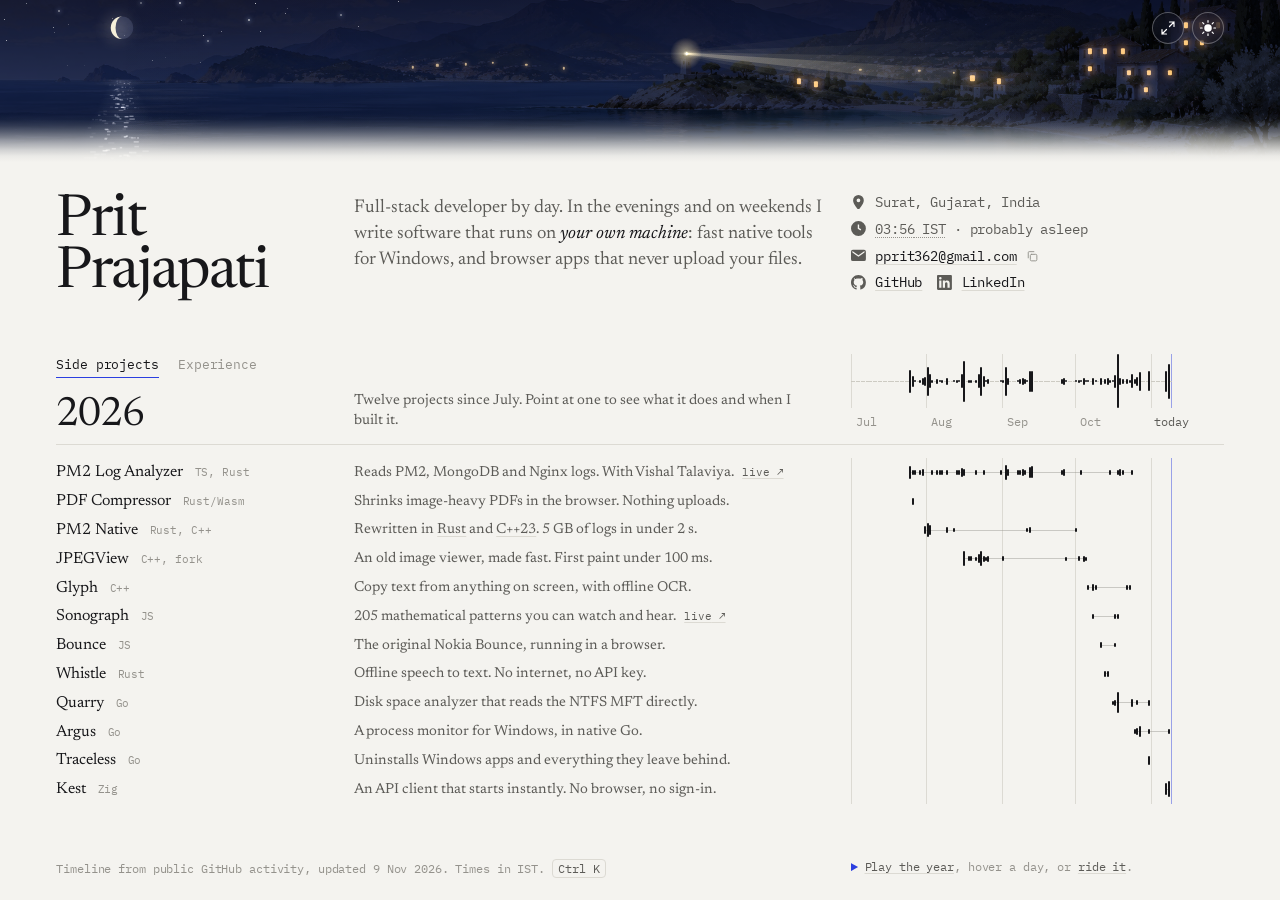
<file: index.html>
<!doctype html>
<!-- Hello. Press P to hear the year, B to ride it, or Ctrl K for everything else.
     The sun (or the moon) in the banner can be dragged to another hour. -->
<html lang="en">
<head>
  <meta charset="utf-8">
  <meta name="viewport" content="width=device-width, initial-scale=1">
  <title>Prit Prajapati</title>
  <meta name="description" content="Prit Prajapati writes native Windows tools and browser apps that keep your files on your machine. Surat, India.">
  <meta property="og:title" content="Prit Prajapati">
  <meta property="og:description" content="Native Windows tools and browser apps that keep your files on your machine.">
  <meta name="theme-color" content="#f4f3ef" media="(prefers-color-scheme: light)">
  <meta name="theme-color" content="#131312" media="(prefers-color-scheme: dark)">
  <link rel="icon" href="favicon.svg" type="image/svg+xml">
  <link rel="preconnect" href="https://fonts.googleapis.com">
  <link rel="preconnect" href="https://fonts.gstatic.com" crossorigin>
  <link rel="stylesheet" href="https://fonts.googleapis.com/css2?family=IBM+Plex+Mono:wght@400;500&family=Newsreader:ital,opsz,wght@0,6..72,400..700;1,6..72,400..700&display=swap">
  <link rel="stylesheet" href="style.css?v=sky-15">
  <script>try { var t = localStorage.getItem("theme"); if (t) document.documentElement.dataset.theme = t; } catch (e) {}</script>
</head>
<body>
  <div class="landscape" aria-hidden="true">
    <img src="assets/coastal-banner.webp"
         srcset="assets/coastal-banner-small.webp 960w, assets/coastal-banner.webp 2172w"
         sizes="100vw" width="2172" height="724" alt="" fetchpriority="high">
    <p class="sky-note mono" id="sky-note"></p>
  </div>
  <button class="lights wide" id="wide" type="button" aria-label="Show the whole painting" aria-pressed="false" title="Whole painting (F)">
    <svg viewBox="0 0 24 24" aria-hidden="true">
      <path class="i-open" d="M14 4h6v6M20 4l-6 6M10 20H4v-6M4 20l6-6"/>
      <path class="i-fold" d="M20 10h-6V4M14 10l6-6M4 14h6v6M10 14l-6 6"/>
    </svg>
  </button>
  <button class="lights" id="lights" type="button" aria-label="Turn the lights off">
    <svg viewBox="0 0 24 24" aria-hidden="true">
      <mask id="lights-cut"><rect x="-4" y="-4" width="32" height="32" fill="#fff"/><circle class="cut" cx="26" cy="4" r="7" fill="#000"/></mask>
      <circle class="orb" cx="12" cy="12" r="5" mask="url(#lights-cut)"/>
      <path class="rays" d="M12 2v2.2M12 19.8V22M2 12h2.2M19.8 12H22M4.9 4.9l1.55 1.55M17.55 17.55l1.55 1.55M4.9 19.1l1.55-1.55M17.55 6.45l1.55-1.55"/>
    </svg>
  </button>
  <main class="page">
    <header class="top grid">
      <h1 class="name">Prit<br>Prajapati</h1>
      <p class="intro">
        Full-stack developer by day. In the evenings and on weekends I write
        software that runs on <em>your own machine</em>: fast native tools for
        Windows, and browser apps that never upload your files.
      </p>
      <ul class="contact mono">
        <li>
          <svg class="ic solid" viewBox="0 0 16 16" aria-hidden="true"><path fill-rule="evenodd" d="M8 0a5.75 5.75 0 0 1 5.75 5.75C13.75 10.2 8 16 8 16S2.25 10.2 2.25 5.75A5.75 5.75 0 0 1 8 0Zm2 5.75a2 2 0 1 0-4 0 2 2 0 0 0 4 0Z"/></svg>
          <span>Surat, Gujarat, India</span>
        </li>
        <li>
          <svg class="ic solid" viewBox="0 0 16 16" aria-hidden="true"><path fill-rule="evenodd" d="M8 0a8 8 0 1 0 0 16A8 8 0 0 0 8 0Zm-.75 3.75v4.56l2.97 1.78.77-1.28-2.24-1.35V3.75Z"/></svg>
          <span><span class="time" id="time" tabindex="0" role="slider" aria-label="Time in Surat. Drag it, or use the arrow keys, to move the sun." aria-valuemin="0" aria-valuemax="1439" title="Drag to move the sun"><span id="clock">--:--</span> IST</span><span id="doing"></span></span>
        </li>
        <li>
          <svg class="ic solid" viewBox="0 0 16 16" aria-hidden="true"><path fill-rule="evenodd" d="M2 2h12a2 2 0 0 1 2 2v8a2 2 0 0 1-2 2H2a2 2 0 0 1-2-2V4a2 2 0 0 1 2-2Zm-.5 1.25L8 7.8l6.5-4.55V4.9L8 9.45 1.5 4.9Z"/></svg>
          <a href="mailto:pprit362@gmail.com" id="email">pprit362@gmail.com</a>
          <button class="copy" id="copy" type="button" aria-label="Copy email address" title="Copy">
            <svg class="i-copy" viewBox="0 0 24 24" aria-hidden="true"><rect x="9" y="9" width="11" height="11" rx="2"/><path d="M5.5 15V6a1.5 1.5 0 0 1 1.5-1.5h8"/></svg>
            <svg class="i-done" viewBox="0 0 24 24" aria-hidden="true"><path d="M5 12.5l4.5 4.5L19 7.5"/></svg>
          </button>
        </li>
        <li class="social">
          <a href="https://github.com/Prit36"><svg class="ic solid" viewBox="0 0 16 16" aria-hidden="true"><path d="M8 0C3.58 0 0 3.58 0 8c0 3.54 2.29 6.53 5.47 7.59.4.07.55-.17.55-.38 0-.19-.01-.82-.01-1.49-2.01.37-2.53-.49-2.69-.94-.09-.23-.48-.94-.82-1.13-.28-.15-.68-.52-.01-.53.63-.01 1.08.58 1.23.82.72 1.21 1.87.87 2.33.66.07-.52.28-.87.51-1.07-1.78-.2-3.64-.89-3.64-3.95 0-.87.31-1.59.82-2.15-.08-.2-.36-1.02.08-2.12 0 0 .67-.21 2.2.82.64-.18 1.32-.27 2-.27.68 0 1.36.09 2 .27 1.53-1.04 2.2-.82 2.2-.82.44 1.1.16 1.92.08 2.12.51.56.82 1.27.82 2.15 0 3.07-1.87 3.75-3.65 3.95.29.25.54.73.54 1.48 0 1.07-.01 1.93-.01 2.2 0 .21.15.46.55.38A8.01 8.01 0 0 0 16 8c0-4.42-3.58-8-8-8z"/></svg>GitHub</a>
          <a href="https://www.linkedin.com/in/prit-prajapati36"><svg class="ic solid" viewBox="0 0 24 24" aria-hidden="true"><path d="M20.45 20.45h-3.56v-5.57c0-1.33-.02-3.04-1.85-3.04-1.85 0-2.14 1.45-2.14 2.94v5.67H9.35V9h3.41v1.56h.05c.48-.9 1.64-1.85 3.37-1.85 3.6 0 4.27 2.37 4.27 5.46v6.28zM5.34 7.43a2.06 2.06 0 1 1 0-4.13 2.06 2.06 0 0 1 0 4.13zM7.12 20.45H3.56V9h3.56v11.45zM22.22 0H1.77C.79 0 0 .77 0 1.73v20.54C0 23.23.79 24 1.77 24h20.45c.98 0 1.78-.77 1.78-1.73V1.73C24 .77 23.2 0 22.22 0z"/></svg>LinkedIn</a>
        </li>
      </ul>
    </header>

    <section class="score" aria-label="Work in 2026">
      <div class="summary grid">
        <div class="head">
          <div class="modes mono" role="group" aria-label="Show">
            <button type="button" class="mode" id="mode-projects" aria-pressed="true">Side projects</button>
            <button type="button" class="mode" id="mode-career" aria-pressed="false" aria-controls="career">Experience</button>
          </div>
          <p class="total">2026</p>
        </div>
        <p class="note" id="note">
          Twelve projects since July. Point at one to see what it does and when I built it.
        </p>
        <div class="timeline">
          <div class="wave" id="wave" tabindex="0" role="img"
               aria-label="Work per day, July to November 2026. Use the arrow keys to step through days."></div>
          <div class="axis mono" id="axis" aria-hidden="true"></div>
        </div>
      </div>

      <div class="lists">
      <ol class="works">
        <li class="work grid" data-project="pm2"
            data-detail="Drop in raw logs or whole archives and get latency percentiles, slow endpoints and Excel reports. Runs in the browser or as a desktop app.">
          <p class="title"><a href="https://github.com/Prit36/pm2-log-analyzer">PM2 Log Analyzer</a> <span class="stack mono">TS, Rust</span></p>
          <p class="desc">Reads PM2, MongoDB and Nginx logs. With Vishal Talaviya. <a class="live mono" href="https://pm2-logs-analyzer.pprit362.workers.dev/">live</a></p>
          <div class="track" aria-hidden="true"></div>
        </li>
        <li class="work grid" data-project="pdf-compressor"
            data-detail="Re-encodes and downscales the images inside a PDF and leaves text and vectors alone. Rust and Wasm, running in a Web Worker.">
          <p class="title"><a href="https://github.com/Prit36/pdf-compressor-wasm">PDF Compressor</a> <span class="stack mono">Rust/Wasm</span></p>
          <p class="desc">Shrinks image-heavy PDFs in the browser. Nothing uploads.</p>
          <div class="track" aria-hidden="true"></div>
        </li>
        <li class="work grid" data-project="pm2-native"
            data-detail="The log analyzer rebuilt as native apps, in Rust with iced and in C++23 with Dear ImGui. A 5.2 GB, 65-million-line log loads in about 2 seconds.">
          <p class="title"><a href="https://github.com/Prit36/pm2-log-analyzer-rust">PM2 Native</a> <span class="stack mono">Rust, C++</span></p>
          <p class="desc">Rewritten in <a href="https://github.com/Prit36/pm2-log-analyzer-rust">Rust</a> and <a href="https://github.com/Prit36/pm2-log-analyzer-cpp">C++23</a>. 5&nbsp;GB of logs in under 2&nbsp;s.</p>
          <div class="track" aria-hidden="true"></div>
        </li>
        <li class="work grid" data-project="jpegview"
            data-detail="A fork of an old Windows image viewer, rebuilt around parallel JPEG decoding, AVX2 and GPU HEIF. Large photos show in under 100 ms.">
          <p class="title"><a href="https://github.com/Prit36/jpegview">JPEGView</a> <span class="stack mono">C++, fork</span></p>
          <p class="desc">An old image viewer, made fast. First paint under 100&nbsp;ms.</p>
          <div class="track" aria-hidden="true"></div>
        </li>
        <li class="work grid" data-project="glyph"
            data-detail="Press Ctrl+Alt+T, draw a box over any text on screen, and copy it. A small C++20 tray app that uses the OCR built into Windows.">
          <p class="title"><a href="https://github.com/Prit36/Glyph">Glyph</a> <span class="stack mono">C++</span></p>
          <p class="desc">Copy text from anything on screen, with offline OCR.</p>
          <div class="track" aria-hidden="true"></div>
        </li>
        <li class="work grid" data-project="sonograph"
            data-detail="Number sequences, curves and rhythm rules, turned into sound and animation. Plain Canvas and Web Audio, with seeds you can share.">
          <p class="title"><a href="https://github.com/Prit36/Sonograph">Sonograph</a> <span class="stack mono">JS</span></p>
          <p class="desc">205 mathematical patterns you can watch and hear. <a class="live mono" href="https://prit36.github.io/Sonograph/">live</a></p>
          <div class="track" aria-hidden="true"></div>
        </li>
        <li class="work grid" data-project="bounce"
            data-detail="Runs the original Nokia Bounce JAR in a browser through a J2ME runtime. You bring the game file, and it never leaves your machine.">
          <p class="title"><a href="https://github.com/Prit36/Bounce">Bounce</a> <span class="stack mono">JS</span></p>
          <p class="desc">The original Nokia Bounce, running in a browser.</p>
          <div class="track" aria-hidden="true"></div>
        </li>
        <li class="work grid" data-project="whistle"
            data-detail="Transcribes audio files or the microphone entirely offline. A native Rust app that needs no internet, Python or API key.">
          <p class="title"><a href="https://github.com/Prit36/whistle-desktop">Whistle</a> <span class="stack mono">Rust</span></p>
          <p class="desc">Offline speech to text. No internet, no API key.</p>
          <div class="track" aria-hidden="true"></div>
        </li>
        <li class="work grid" data-project="quarry"
            data-detail="Scans a drive by reading the NTFS Master File Table directly, then shows it as a tree, a file list and a treemap. Native Go, drawn with Direct3D.">
          <p class="title"><a href="https://github.com/Prit36/quarry-disk-analyzer">Quarry</a> <span class="stack mono">Go</span></p>
          <p class="desc">Disk space analyzer that reads the NTFS MFT directly.</p>
          <div class="track" aria-hidden="true"></div>
        </li>
        <li class="work grid" data-project="argus"
            data-detail="A native Windows process monitor in Go, built on the mygo UI. Processes, services, startup apps and 60-second graphs for CPU, memory, disks, network and GPUs.">
          <p class="title"><a href="https://github.com/Prit36/argus">Argus</a> <span class="stack mono">Go</span></p>
          <p class="desc">A process monitor for Windows, in native Go.</p>
          <div class="track" aria-hidden="true"></div>
        </li>
        <li class="work grid" data-project="traceless"
            data-detail="Runs an app's own uninstaller, then finds the folders, shortcuts and registry keys it left behind. Files go to the Recycle Bin and registry keys are backed up first. Native Go on the MyGo UI.">
          <p class="title"><a href="https://github.com/Prit36/traceless">Traceless</a> <span class="stack mono">Go</span></p>
          <p class="desc">Uninstalls Windows apps and everything they leave behind.</p>
          <div class="track" aria-hidden="true"></div>
        </li>
        <li class="work grid" data-project="kest"
            data-detail="A native HTTP client for Windows in Zig that draws its own UI on the GPU. Collections are plain files on disk, Postman and cURL import straight in, and it all ships as one 3.4 MB exe.">
          <p class="title"><a href="https://github.com/Prit36/kest">Kest</a> <span class="stack mono">Zig</span></p>
          <p class="desc">An API client that starts instantly. No browser, no sign-in.</p>
          <div class="track" aria-hidden="true"></div>
        </li>
      </ol>

      <!-- Shown while "Experience" is hovered or selected. From LinkedIn. -->
      <ol class="career" id="career" aria-label="Work experience"
          data-note="The day job: full-stack work in Surat since 2023, now as a senior engineer at Opash Software. Point at a role.">
        <li class="job grid" data-from="2023-02" data-to="2023-05"
            data-detail="An on-site internship at Unicorn Infosystem in Surat. February to May 2023, 4 months.">
          <p class="title">Intern</p>
          <p class="desc">Unicorn Infosystem <span class="when mono">Feb&ndash;May 2023</span></p>
          <div class="track" aria-hidden="true"></div>
        </li>
        <li class="job grid" data-from="2023-06" data-to="2023-12"
            data-detail="Joined Opash Software as a software engineering trainee, on an apprenticeship. June to December 2023, 7 months.">
          <p class="title">Software Engineering Trainee</p>
          <p class="desc">Opash Software <span class="when mono">Jun&ndash;Dec 2023</span></p>
          <div class="track" aria-hidden="true"></div>
        </li>
        <li class="job grid" data-from="2024-01" data-to="2025-12"
            data-detail="Software Engineer at Opash Software, full-time. January 2024 to December 2025, 2 years, until the promotion to senior.">
          <p class="title">Software Engineer</p>
          <p class="desc">Opash Software <span class="when mono">2024&ndash;2025</span></p>
          <div class="track" aria-hidden="true"></div>
        </li>
        <li class="job grid" data-from="2026-01" data-to=""
            data-detail="Senior Software Engineer at Opash Software, full-time and on-site in Surat. Since January 2026.">
          <p class="title">Senior Software Engineer</p>
          <p class="desc">Opash Software <span class="when mono">Jan 2026&ndash;now</span></p>
          <div class="track" aria-hidden="true"></div>
        </li>
      </ol>
      </div>
    </section>

    <footer class="foot grid mono">
      <p class="source">Timeline from public GitHub activity, updated <span id="updated">25 Oct 2026</span>. Times in IST.<button class="key" id="keys" type="button" aria-label="Open the command list">Ctrl K</button></p>
      <p class="hint"><button class="play" id="play" type="button" aria-pressed="false">Play the year</button><span class="hover-only">, hover a day, or <button class="play ride" id="ride" type="button">ride it</button>.</span><span class="hud" id="hud"></span></p>
    </footer>
  </main>

  <script src="data.js"></script>
  <script src="main.js?v=sky-11"></script>
</body>
</html>
</file>
<file: style.css>
:root {
  color-scheme: light dark;

  --bg: #f4f3ef;
  --ink: #17171a;
  --ink-2: #5c5b57;
  --ink-3: #94928c;
  --rule: #dcdad3;
  --dot: #c8c5bd;
  --accent: #2b3fe0;

  --serif: "Newsreader", "Iowan Old Style", Georgia, serif;
  --mono: "IBM Plex Mono", ui-monospace, "Cascadia Mono", Consolas, monospace;

  --banner-height: 18vh;
  --banner-height: 18svh;
  --banner-brightness: 1;
  --banner-saturation: 0.94;
  --pad-y: clamp(16px, 2.5vh, 32px);
  --pad-x: clamp(16px, 4.4vw, 80px);
  --gap: clamp(16px, 1.9vw, 36px);
  --row: clamp(24px, 3.2vh, 36px);
  --wave: clamp(32px, 6vh, 64px);
  --tick: clamp(8px, 1.9vh, 18px);

  --display: clamp(36px, min(6.4vh, 4.6vw), 72px);
  --lead: clamp(15px, min(2.5vh, 1.45vw), 22px);
  --title: clamp(14px, min(2.25vh, 1.25vw), 18px);
  --body: clamp(13px, min(2.05vh, 1.12vw), 16px);
  --small: clamp(10.5px, min(1.6vh, 0.92vw), 12.5px);

  transition: --banner-height 0.6s cubic-bezier(0.6, 0, 0.2, 1);
}

/* Registered so the banner's height can ease between the strip and the
   whole painting, with the page following it. */
@property --banner-height {
  syntax: "<length>";
  inherits: true;
  initial-value: 0px;
}

/* Dark follows the system unless the lights switch says otherwise. */
@media (prefers-color-scheme: dark) {
  :root:not([data-theme="light"]) {
    --bg: #131312;
    --ink: #ebe9e3;
    --ink-2: #a3a19a;
    --ink-3: #6f6d68;
    --rule: #2a2a28;
    --dot: #3a3936;
    --accent: #8f9cff;
    --banner-brightness: 0.8;
    --banner-saturation: 0.82;
  }
}
:root[data-theme="dark"] {
  color-scheme: dark;
  --bg: #131312;
  --ink: #ebe9e3;
  --ink-2: #a3a19a;
  --ink-3: #6f6d68;
  --rule: #2a2a28;
  --dot: #3a3936;
  --accent: #8f9cff;
  --banner-brightness: 0.8;
  --banner-saturation: 0.82;
}
:root[data-theme="light"] { color-scheme: light; }

/* The new theme spreads out from the switch instead of cross-fading. */
::view-transition-old(root),
::view-transition-new(root) { animation: none; mix-blend-mode: normal; }
/* While it spreads, the page's own colour transitions sit still; only the
   switch's icon moves. */
.is-theming *:not(.lights, .lights *),
.is-theming *::before,
.is-theming *::after { transition: none !important; }

* { box-sizing: border-box; }

html { background: var(--bg); }

body {
  margin: 0;
  background: var(--bg);
  color: var(--ink);
  font-family: var(--serif);
  font-optical-sizing: auto;
  -webkit-font-smoothing: antialiased;
  text-rendering: optimizeLegibility;
}

::selection { background: var(--accent); color: var(--bg); }

a {
  color: inherit;
  text-decoration: underline;
  text-decoration-thickness: 1px;
  text-underline-offset: 0.2em;
  text-decoration-color: var(--rule);
  transition: text-decoration-color 0.15s, color 0.15s;
}
a:hover { text-decoration-color: currentColor; color: var(--ink); }
:focus-visible { outline: 1px solid var(--accent); outline-offset: 3px; border-radius: 2px; }

p, ul, ol, h1 { margin: 0; padding: 0; }
ul, ol { list-style: none; }

.mono {
  font-family: var(--mono);
  font-size: var(--small);
  font-variant-numeric: tabular-nums;
  letter-spacing: -0.01em;
}

.grid {
  display: grid;
  grid-template-columns: repeat(12, minmax(0, 1fr));
  column-gap: var(--gap);
}

/* A shallow panorama fades into the page background. */
.landscape {
  position: relative;
  height: var(--banner-height);
  overflow: hidden;
  background: #669eae;
  pointer-events: none;
}
.landscape img {
  display: block;
  width: 100%;
  height: 100%;
  object-fit: cover;
  object-position: 50% 53%;
  filter:
    brightness(calc(var(--banner-brightness) * (1 - 0.42 * var(--night))))
    saturate(calc(var(--banner-saturation) * (1 - 0.35 * var(--night)) + 0.3 * var(--gold)));
}
.landscape::after {
  content: "";
  position: absolute;
  inset: 0;
  /* Eased in and out (smoothstep), so the fade has no hard start or stop for
     the eye to read as a band. */
  background: linear-gradient(to bottom,
    transparent 70%,
    color-mix(in srgb, var(--bg) 4.3%, transparent) 73.75%,
    color-mix(in srgb, var(--bg) 15.6%, transparent) 77.5%,
    color-mix(in srgb, var(--bg) 31.6%, transparent) 81.25%,
    color-mix(in srgb, var(--bg) 50%, transparent) 85%,
    color-mix(in srgb, var(--bg) 68.4%, transparent) 88.75%,
    color-mix(in srgb, var(--bg) 84.4%, transparent) 92.5%,
    color-mix(in srgb, var(--bg) 95.7%, transparent) 96.25%,
    var(--bg));
}

/* The painting keeps Surat's hours. --night and --gold come from the real
   height of the sun there; everything below is lit by those two numbers. */
.landscape { --night: 0; --gold: 0; --lit: 0; --s: 0.5; --horizon: 50%; }
.sky { position: absolute; inset: 0; }
.sky > * { position: absolute; }
.tint { inset: 0; display: none; }
/* A blend layer at zero still costs a blend, so it is only there when lit. */
.is-night .tint.dusk, .is-gold .tint.gold, .is-gold .tint.ember { display: block; }
.tint.dusk {
  background: linear-gradient(to bottom, #16205a, #34488f 55%, #1c2a5c);
  mix-blend-mode: multiply;
  opacity: calc(var(--night) * 0.92);
}
.tint.gold {
  background: linear-gradient(to bottom, #6c5aa8, #f2895a 34%, #ffb46a 50%, #e8735e 72%, #5e3f72);
  mix-blend-mode: soft-light;
  opacity: var(--gold);
}
.tint.ember {
  background: linear-gradient(to bottom, transparent 20%, #ff9a52 48%, transparent 70%);
  mix-blend-mode: overlay;
  opacity: calc(var(--gold) * 0.55);
}

.stars, .windows { display: none; }
.is-night .stars, .is-night .windows { display: block; }

.stars {
  left: 0;
  right: 0;
  top: 0;
  height: var(--horizon);
  opacity: calc(var(--night) * 1.7 - 0.7);
  mix-blend-mode: screen;
  -webkit-mask: linear-gradient(to bottom, #000 50%, transparent);
  mask: linear-gradient(to bottom, #000 50%, transparent);
}
.stars i {
  position: absolute;
  width: 1px;
  height: 1px;
  border-radius: 50%;
  background: #fff;
  opacity: var(--o);
  animation: twinkle var(--d) ease-in-out infinite alternate;
}
.stars i.big { width: 2px; height: 2px; box-shadow: 0 0 4px 1px rgb(200 215 255 / 0.55); }
@keyframes twinkle { to { opacity: calc(var(--o) * 0.15); } }

/* Now and then, a shooting star */
.shoot {
  position: absolute;
  width: 70px;
  height: 1px;
  background: linear-gradient(to right, transparent, #fff);
  opacity: 0;
  rotate: 18deg;
  animation: shoot 13s linear infinite 4s;
}
@keyframes shoot {
  0% { opacity: 0; translate: 0 0; }
  0.8% { opacity: 1; }
  5% { opacity: 0; translate: 150px 48px; }
  100% { opacity: 0; translate: 150px 48px; }
}

/* The sun by day, the moon by night. Either can be picked up and dragged
   across the sky; pointing at the banner shows the path it is on. The water
   glints and the lighthouse beam are drawn on the canvas. */
.landscape { pointer-events: auto; cursor: grab; touch-action: pan-y; user-select: none; -webkit-user-select: none; }
.landscape img { -webkit-user-drag: none; }
.is-dragging-sky, .is-dragging-sky * { cursor: grabbing !important; user-select: none; -webkit-user-select: none; }
.glow { inset: 0; width: 100%; height: 100%; }
/* Both are clipped to the sky above the skyline, so they pass behind the hills. */
.orbs { inset: 0; }
.orb {
  position: absolute;
  left: 0;
  top: 0;
  width: var(--orb);
  height: var(--orb);
  margin: calc(var(--orb) / -2) 0 0 calc(var(--orb) / -2);
  overflow: visible;
}
.sun {
  border-radius: 50%;
  background: radial-gradient(circle, #fffdf4 0 36%, var(--sun) 54%, transparent 71%);
  box-shadow: 0 0 calc(var(--orb) * 1.3) calc(var(--orb) * 0.45) var(--sun-halo);
  mix-blend-mode: screen;
}
.moon { filter: drop-shadow(0 0 calc(var(--orb) * 0.3) rgb(255 244 214 / 0.6)); }
.moon circle { fill: rgb(190 205 255 / 0.14); }
.moon path { fill: #f6f0da; }
.orb-ring {
  position: absolute;
  left: 0;
  top: 0;
  width: calc(var(--orb) * 1.9);
  height: calc(var(--orb) * 1.9);
  margin: calc(var(--orb) * -0.95) 0 0 calc(var(--orb) * -0.95);
  pointer-events: none;
}
.orb-ring::before, .orb-ring::after {
  content: "";
  position: absolute;
  inset: 0;
  border: 1.5px solid rgb(255 255 255 / 0.85);
  border-radius: 50%;
  opacity: 0;
  transition: opacity 0.3s;
}
.show-path .orb-ring::before { opacity: 0.9; }
.show-path .orb-ring::after { animation: ring 1.8s cubic-bezier(0.2, 0.7, 0.2, 1) infinite; }
@keyframes ring { from { transform: scale(0.7); opacity: 0.9; } to { transform: scale(1.7); opacity: 0; } }
.orb-tag {
  position: absolute;
  left: 0;
  top: 0;
  padding: 0.15em 0.55em;
  border-radius: 99px;
  background: rgb(14 18 34 / 0.45);
  -webkit-backdrop-filter: blur(6px);
  backdrop-filter: blur(6px);
  color: #fff;
  white-space: nowrap;
  pointer-events: none;
  opacity: 0;
  visibility: hidden;
  transition: opacity 0.3s, visibility 0.3s;
}
.show-path .orb-tag { opacity: 1; visibility: visible; }

/* Somebody is home */
.windows { inset: 0; opacity: calc(var(--night) * 1.4 - 0.3); mix-blend-mode: screen; }
.windows i {
  position: absolute;
  width: calc(var(--s) * 7px);
  height: calc(var(--s) * 9px);
  translate: -50% -50%;
  border-radius: 1px;
  background: #ffc76e;
  box-shadow: 0 0 calc(var(--s) * 12px) calc(var(--s) * 3px) rgb(255 168 70 / 0.5);
  animation: flicker 11s ease-in-out infinite var(--t);
}
.windows i.far {
  width: calc(var(--s) * 4px);
  height: calc(var(--s) * 4px);
  border-radius: 50%;
  background: #ffd890;
  box-shadow: 0 0 4px 1px rgb(255 190 100 / 0.45);
  animation: none;
  opacity: 0.75;
}
@keyframes flicker { 0%, 46%, 54%, 100% { opacity: 1; } 50% { opacity: 0.35; } }

.sky-note {
  position: absolute;
  z-index: 1;
  right: max(var(--pad-x), calc((100vw - 1680px) / 2 + var(--pad-x)));
  bottom: 5px;
  color: var(--ink-2);
  white-space: nowrap;
  opacity: 0;
  transition: opacity 0.3s;
}
.show-note .sky-note { opacity: 1; }

/* The lights switch sits in the sky */
.lights {
  position: absolute;
  z-index: 2;
  top: 12px;
  right: max(var(--pad-x), calc((100vw - 1680px) / 2 + var(--pad-x)));
  display: grid;
  place-items: center;
  width: 32px;
  height: 32px;
  padding: 0;
  border: 1px solid rgb(255 255 255 / 0.3);
  border-radius: 50%;
  background: rgb(18 22 40 / 0.3);
  -webkit-backdrop-filter: blur(8px) saturate(1.3);
  backdrop-filter: blur(8px) saturate(1.3);
  color: #fff;
  cursor: pointer;
  transition: background-color 0.2s, transform 0.2s;
}
.lights:hover { background: rgb(18 22 40 / 0.45); transform: scale(1.06); }
.lights:active { transform: scale(0.94); }
.lights svg { width: 18px; height: 18px; overflow: visible; fill: none; stroke: currentColor; stroke-width: 1.6; stroke-linecap: round; }
.lights .orb { fill: currentColor; stroke: none; transform-box: fill-box; transform-origin: center; transition: transform 0.55s cubic-bezier(0.6, 0, 0.2, 1); }
.lights .cut { transition: transform 0.55s cubic-bezier(0.6, 0, 0.2, 1); }
.lights .rays { transform-origin: 12px 12px; transition: transform 0.55s cubic-bezier(0.6, 0, 0.2, 1), opacity 0.3s; }
.lights.is-dark .orb { transform: scale(1.5); }
.lights.is-dark .cut { transform: translate(-8.5px, 4px); }
.lights.is-dark .rays { transform: rotate(-60deg) scale(0.4); opacity: 0; }

/* Beside it, a switch that opens the banner out to the whole painting. The
   page is pushed down under it and cut to the room that is left, so there is
   still nothing to scroll; it stays cut until the banner has folded back. */
.wide { right: calc(max(var(--pad-x), calc((100vw - 1680px) / 2 + var(--pad-x))) + 40px); }
.wide path { transition: opacity 0.3s, transform 0.45s cubic-bezier(0.6, 0, 0.2, 1); transform-origin: 12px 12px; }
.wide .i-fold { opacity: 0; transform: scale(0.6); }
.is-wide .wide .i-open { opacity: 0; transform: scale(1.3); }
.is-wide .wide .i-fold { opacity: 1; transform: none; }
:root.is-wide {
  --banner-height: min(33.3333vw, 100vh);
  --banner-height: min(33.3333vw, 100svh);
}
.landscape::after { transition: top 0.6s cubic-bezier(0.6, 0, 0.2, 1); }
.is-wide .landscape::after { top: 55%; }
.is-wide .page, .is-folding .page {
  max-height: calc(100vh - var(--banner-height));
  max-height: calc(100svh - var(--banner-height));
  overflow: clip;
  grid-template-rows: auto minmax(0, 1fr) auto;
}
/* The projects and the jobs would only show cut in half, so as the painting
   opens they are squeezed out from between the header and the footer and
   fade away; folding back lets them in again once there is room. Playing or
   riding the year folds the banner back first. */
.score { transition: opacity 0.4s 0.2s, visibility 0.4s 0.2s; }
.is-wide .score, .is-folding .score { max-height: 100%; overflow: clip; }
.is-wide .score { opacity: 0; visibility: hidden; transition: opacity 0.25s, visibility 0.25s; }
/* On a tall screen the whole painting is barely taller than the strip. */
@media (max-aspect-ratio: 3/4) { .wide { display: none; } }

.page {
  min-height: calc(100vh - var(--banner-height));
  min-height: calc(100svh - var(--banner-height));
  max-width: 1680px;
  margin: 0 auto;
  padding: var(--pad-y) var(--pad-x);
  padding-top: calc(var(--pad-y) + 10px);
  display: grid;
  grid-template-rows: auto 1fr auto;
}

/* Header */

.name {
  grid-column: 1 / 4;
  font-size: var(--display);
  font-weight: 400;
  line-height: 0.92;
  letter-spacing: -0.025em;
}
.name span { transition: font-weight 0.35s ease-out; }

.intro {
  grid-column: 4 / 9;
  max-width: 31em;
  font-size: var(--lead);
  line-height: 1.42;
  color: var(--ink-2);
  text-wrap: pretty;
}
.intro em { color: var(--ink); }

.contact {
  --contact-icon-size: 1.1em;
  --contact-icon-gap: 0.7em;
  grid-column: 9 / 13;
  display: flex;
  flex-direction: column;
  gap: 2.5px;
  font-size: calc(clamp(10.5px, min(1.7vh, 0.98vw), 13.5px) + 1px);
  line-height: 1.8;
  color: var(--ink-2);
  margin-top: -0.35em;
}
.contact li { display: flex; align-items: center; gap: var(--contact-icon-gap); min-width: 0; }
.contact a { color: var(--ink); }
#doing:not(:empty)::before { content: " \00b7  "; }

.ic {
  flex: none;
  width: var(--contact-icon-size);
  height: var(--contact-icon-size);
  color: var(--ink-2);
  fill: none;
  stroke: var(--ink-3);
  stroke-width: 1.5;
  stroke-linecap: round;
  stroke-linejoin: round;
}
.ic.solid { fill: currentColor; stroke: none; }

.copy {
  display: grid;
  margin-left: -0.2em;
  padding: 0.15em;
  border: 0;
  border-radius: 3px;
  background: none;
  color: var(--ink-3);
  font: inherit;
  cursor: pointer;
  transition: color 0.15s;
}
.copy:hover { color: var(--ink); }
.copy svg {
  grid-area: 1 / 1;
  width: 1.05em;
  height: 1.05em;
  fill: none;
  stroke: currentColor;
  stroke-width: 1.6;
  stroke-linecap: round;
  stroke-linejoin: round;
  transition: opacity 0.15s, transform 0.2s;
}
.copy .i-done { opacity: 0; transform: scale(0.6); stroke: var(--accent); stroke-width: 2; }
.copy.done .i-copy { opacity: 0; transform: scale(0.6); }
.copy.done .i-done { opacity: 1; transform: none; }

.contact .social { gap: 1.1em; }
.social a { display: inline-flex; align-items: center; gap: var(--contact-icon-gap); }
.social a .ic { transition: color 0.15s; }
.social a:hover .ic { color: var(--ink); }

/* The clock is a dial: drag it and the sun moves over the painting. */
.time {
  cursor: ew-resize;
  touch-action: none;
  user-select: none;
  -webkit-user-select: none;
  text-decoration: underline dotted var(--ink-3);
  text-decoration-thickness: 1px;
  text-underline-offset: 0.25em;
  transition: color 0.15s, text-decoration-color 0.15s;
}
.time:hover, .time.is-skewed { color: var(--ink); text-decoration-color: var(--accent); }
.time.is-skewed { text-decoration-style: solid; }

/* Summary and timeline */

.score {
  align-self: center;
  margin-top: calc(clamp(20px, 3vh, 36px) - 9px);
}

.summary {
  align-items: end;
  padding-bottom: clamp(8px, 1.5vh, 16px);
  border-bottom: 1px solid var(--rule);
}

.head {
  grid-column: 1 / 4;
  display: flex;
  flex-direction: column;
  align-items: flex-start;
  gap: calc(clamp(10px, 1.8vh, 18px) + 4px);
}

/* Side projects / Experience. Hovering Experience previews it, a click keeps it. */
.modes {
  display: flex;
  gap: 1.5em;
  font-size: clamp(13px, 0.85vw, 14px);
  transform: translateY(-3px);
}
.mode {
  padding: 0 0 0.3em;
  border: 0;
  border-bottom: 1px solid transparent;
  background: none;
  font: inherit;
  letter-spacing: inherit;
  color: var(--ink-3);
  cursor: pointer;
  transition: color 0.15s, border-color 0.15s;
}
.mode:hover { color: var(--ink); }
.mode[aria-pressed="true"] { color: var(--ink); border-bottom-color: var(--accent); }

.total {
  display: flex;
  font-size: calc(var(--display) * 0.7);
  line-height: 0.75;
  letter-spacing: -0.03em;
  font-variant-numeric: lining-nums tabular-nums;
  white-space: pre;
}

/* One clipped window per character, so each can roll on its own.
   The padding gives ascenders and descenders room; the margin takes it back. */
.slot {
  position: relative;
  overflow: hidden;
  padding: 0.2em 0;
  margin: -0.2em 0;
}
.slot > span { display: block; }
.slot > .out { position: absolute; left: 0; top: 0.2em; }

/* Stands in for the summary's bottom rule while the year plays */
.summary { position: relative; }
.scope {
  position: absolute;
  left: 0;
  bottom: -14.5px;
  width: 100%;
  height: 28px;
  color: var(--accent);
  pointer-events: none;
}
.summary.is-live { border-bottom-color: transparent; }

.note {
  grid-column: 4 / 9;
  max-width: 31em;
  /* Fixed height, text sits at the bottom: a longer description grows
     upward into the space above instead of pushing the list down. */
  height: 4.2em;
  display: flex;
  flex-direction: column;
  justify-content: flex-end;
  font-size: var(--body);
  line-height: 1.4;
  color: var(--ink-2);
  text-wrap: pretty;
}

.timeline { grid-column: 9 / 13; }

.wave {
  position: relative;
  height: var(--wave);
  cursor: crosshair;
  touch-action: pan-y;
}
.wave:focus-visible { outline-offset: 6px; }

.axis {
  position: relative;
  height: 1.4em;
  margin-top: 6px;
  color: var(--ink-3);
}
.axis span { position: absolute; top: 0; padding-left: 5px; white-space: nowrap; transition: opacity 0.3s; }
.axis .now { padding-left: 0; transform: translateX(-50%); color: var(--ink-2); }

/* Zoomed out to years: the months squeeze into the right-hand corner */
.zoom {
  position: absolute;
  inset: 0;
  transform-origin: right;
  transition: transform 0.8s cubic-bezier(0.65, 0, 0.25, 1);
}
.is-career .zoom { transform: scaleX(var(--k)); }
.years { position: absolute; inset: 0; opacity: 0; transition: opacity 0.4s; }
.is-career .years { opacity: 1; transition-delay: 0.3s; }
.axis .yr { opacity: 0; }
.is-career .axis span:not(.yr) { opacity: 0; }
.is-career .axis .yr { opacity: 1; transition-delay: 0.3s; }

/* Marks shared by the timeline and the tracks */

.m, .now-line, .ph {
  position: absolute;
  top: 0;
  bottom: 0;
  width: 1px;
  left: calc(var(--x) * 100%);
}
.m { background: var(--rule); }
.now-line, .ph { left: calc(var(--x) * 100% + 100% / var(--n) / 2); }
/* Today blinks like a text cursor: the year is still being written */
.now-line { background: var(--accent); opacity: 0.45; animation: caret 1.8s ease-in-out infinite; }
@keyframes caret { 50% { opacity: 0.08; } }
.ph { background: var(--accent); opacity: 0; z-index: 3; left: calc(100% / var(--n) / 2); }
.is-scrub .ph { opacity: 1; }

/* Only the visible staff needs a blinking cursor. */
.career .now-line,
.is-career .works .now-line,
.is-career .zoom .now-line { animation: none; }
.is-career .career .now-line { animation: caret 1.8s ease-in-out infinite; }
.is-paused *, .is-paused *::before, .is-paused *::after {
  animation-play-state: paused !important;
  transition: none !important;
}

.d, .t {
  position: absolute;
  left: calc(var(--x) * 100% + (100% / var(--n) - var(--bw)) / 2);
  width: var(--bw);
  border-radius: 1px;
  background: var(--ink);
  transition: background-color 0.12s, opacity 0.12s;
}

.d {
  top: min((1 - var(--v)) * 50%, 50% - 1px);
  bottom: min((1 - var(--v)) * 50%, 50% - 1px);
}
.d.zero { background: var(--dot); top: calc(50% - 0.75px); bottom: calc(50% - 0.75px); }
.d.hl { background: var(--accent); z-index: 1; }

.t {
  top: calc(50% - (4px + var(--v) * var(--tick)) / 2);
  height: calc(4px + var(--v) * var(--tick));
}

.s {
  position: absolute;
  top: calc(50% - 0.5px);
  height: 1px;
  left: calc(var(--x) * 100% + 100% / var(--n) / 2);
  width: calc(var(--w) * 100%);
  background: var(--ink-3);
  opacity: 0.45;
}

/* Works, and the day job in the same place */

.lists { display: grid; }
.lists > ol { grid-area: 1 / 1; }

.works, .career { padding-top: clamp(6px, 1.4vh, 14px); }
.works { transition: opacity 0.3s; }
.is-career .works { opacity: 0; pointer-events: none; }

.work, .job {
  min-height: var(--row);
  align-items: center;
  transition: opacity 0.15s;
}

.career { visibility: hidden; transition: visibility 0s 0.3s; }
.is-career .career { visibility: visible; transition-delay: 0s; }

.job {
  min-height: calc(var(--row) * 1.5);
  opacity: 0;
  transform: translateY(6px);
  transition: opacity 0.2s, transform 0.2s;
}
.is-career .job {
  opacity: 1;
  transform: none;
  transition: opacity 0.35s, transform 0.35s;
  transition-delay: calc(0.25s + var(--i) * 0.07s);
}
.is-career .has-focus .job { transition-delay: 0s; }
.is-career .has-focus .job:not(.is-on) { opacity: 0.3; }

.when { margin-left: 0.6em; color: var(--ink-3); font-size: calc(var(--small) * 0.94); white-space: nowrap; }

/* A role is a bar on the year staff. It draws itself in from its start date. */
.span {
  position: absolute;
  top: calc(50% - 1.5px);
  height: 3px;
  left: calc(var(--x) * 100%);
  width: calc(var(--w) * 100%);
  border-radius: 2px;
  background: var(--ink);
  transform: scaleX(0);
  transform-origin: left;
  transition: transform 0.2s, background-color 0.15s;
}
.span::before, .span::after {
  content: "";
  position: absolute;
  top: -3px;
  width: 1px;
  height: 9px;
  background: inherit;
}
.span::before { left: 0; }
.span::after { right: 0; }
.span.open::after { display: none; }
.is-career .span {
  transform: none;
  transition: transform 0.7s cubic-bezier(0.2, 0.7, 0.2, 1), background-color 0.15s;
  transition-delay: calc(0.45s + var(--i) * 0.12s), 0s;
}
.is-career .has-focus .span { transition-delay: 0s; }
.job.is-on .span { background: var(--accent); }

.title {
  grid-column: 1 / 4;
  display: flex;
  align-items: baseline;
  gap: 0.7em;
  min-width: 0;
  font-size: var(--title);
  white-space: nowrap;
}
.title { position: relative; }
.title a {
  position: relative;
  text-decoration: none;
  transform-origin: left center;
  transition: text-decoration-color 0.15s, font-weight 0.3s;
}
.title a:hover { text-decoration: underline; text-decoration-color: currentColor; }

.stack { color: var(--ink-3); font-size: calc(var(--small) * 0.94); }

.desc {
  grid-column: 4 / 9;
  font-size: var(--body);
  line-height: 1.35;
  color: var(--ink-2);
  text-wrap: pretty;
}
.desc a:hover { color: var(--ink); }

.live {
  margin-left: 0.45em;
  font-size: calc(var(--small) * 0.94);
  white-space: nowrap;
}
.live::after { content: " \2197"; }

.track {
  grid-column: 9 / 13;
  position: relative;
  align-self: stretch;
}

/* Project tricks. Each name does a small version of its project when pointed at. */

.fx-defs { position: absolute; width: 0; height: 0; }
.title a.fx-hide { color: transparent; }
.fx-gone { visibility: hidden; }

@keyframes fade-in { from { opacity: 0; } }

.fx-count { color: var(--ink-2); }

/* Glyph: a dashed box dragged over the name */
.fx-box {
  position: absolute;
  left: -4px;
  top: -1px;
  border: 1px dashed var(--accent);
  pointer-events: none;
  transition: background-color 0.2s;
}
.fx-box.is-read { background: color-mix(in srgb, var(--accent) 16%, transparent); border-style: solid; }

.fx-l { display: inline-block; }

/* Bounce: the ball from the Nokia game */
.fx-ball { position: absolute; left: 0; top: 0; pointer-events: none; }
.fx-ball span { display: block; }
.fx-ball span span {
  border-radius: 50%;
  transform-origin: 50% 100%;
  background: radial-gradient(circle at 34% 30%, #ff9a8f 0 14%, #e3261c 42%, #9e1009 100%);
}

/* Whistle: grey while it's still listening, ink once it's sure */
.fx-say {
  position: absolute;
  left: 0;
  top: 0;
  white-space: pre;
  color: var(--ink-3);
  pointer-events: none;
  transition: color 0.25s;
}
.fx-say.is-final { color: var(--ink); }
.fx-caret {
  display: inline-block;
  width: 1px;
  height: 0.9em;
  margin-left: 1px;
  vertical-align: -0.1em;
  background: var(--accent);
}
.is-final .fx-caret { opacity: 0; transition: opacity 0.3s 0.5s; }

/* Quarry: a treemap where the label was */
.fx-map {
  position: absolute;
  top: 50%;
  translate: 0 -50%;
  width: calc(var(--small) * 8);
  height: calc(var(--small) * 1.3);
  pointer-events: none;
}
.fx-map > span {
  position: absolute;
  border: 1px solid var(--bg);
  background: var(--ink-3);
  animation: fade-in 0.25s backwards;
  animation-delay: calc(var(--i) * 45ms);
}
.fx-map > .is-me { background: var(--accent); }

/* Argus: a CPU graph where the label was */
.fx-cpu {
  position: absolute;
  top: 50%;
  translate: 0 -50%;
  width: calc(var(--small) * 8);
  height: calc(var(--small) * 1.3);
  border: 1px solid color-mix(in srgb, var(--accent) 45%, transparent);
  pointer-events: none;
  animation: fade-in 0.2s backwards;
}
.fx-cpu svg { display: block; width: 100%; height: 100%; }
.fx-cpu path:first-child { fill: color-mix(in srgb, var(--accent) 14%, transparent); }
.fx-cpu path:last-child { fill: none; stroke: var(--accent); stroke-width: 1; vector-effect: non-scaling-stroke; }

/* Traceless: the name and its leftover copies, scanned away into dust (drawn on a canvas) */
.fx-dust { position: absolute; pointer-events: none; }

/* Kest: a request's timing waterfall where the label was */
.fx-net {
  position: absolute;
  top: 50%;
  translate: 0 -50%;
  display: flex;
  align-items: center;
  gap: 0.6em;
  font-family: var(--mono);
  font-size: calc(var(--small) * 0.94);
  font-variant-numeric: tabular-nums;
  color: var(--ink-3);
  white-space: nowrap;
  pointer-events: none;
  animation: fade-in 0.15s backwards;
}
.fx-fall {
  position: relative;
  width: calc(var(--small) * 5.5);
  height: calc(var(--small) * 1.15);
  border-left: 1px solid var(--rule);
}
.fx-bar {
  position: absolute;
  height: 2px;
  border-radius: 1px;
  transform-origin: 0 50%;
  background: var(--ink-3);
}
.fx-bar.is-wait { background: color-mix(in srgb, var(--accent) 45%, transparent); }
.fx-bar.is-body { background: var(--accent); }
.fx-status.is-in { color: var(--accent); animation: land 0.35s cubic-bezier(0.2, 0.8, 0.2, 1.3); }
.fx-ms.is-in { color: var(--ink-2); }
@keyframes land { from { translate: 0 0.7em; opacity: 0; } }
.title a.fx-wait {
  background: linear-gradient(90deg, var(--ink) 38%, var(--accent) 50%, var(--ink) 62%) 100% 0 / 300% 100%;
  -webkit-background-clip: text;
  background-clip: text;
  color: transparent;
  text-decoration-color: var(--accent);
  animation: wait linear forwards;
}
@keyframes wait { to { background-position: 0 0; } }

/* Focus states: one project, or one day */

.is-row .work:not(.is-on),
.is-scrub .work:not(.is-on) { opacity: 0.3; }
.is-row .work.is-on .t,
.t.hit,
.d.hit { background: var(--accent); }
.is-row .d:not(.hl):not(.zero) { opacity: 0.22; }

/* Footer */

.foot {
  margin-top: clamp(14px, 2.2vh, 28px);
  color: var(--ink-3);
}
.source { grid-column: 1 / 9; }
.hint { grid-column: 9 / 13; }

@media (hover: none) {
  .hover-only { display: none; }
}

.play {
  padding: 0;
  border: 0;
  background: none;
  font: inherit;
  letter-spacing: inherit;
  color: var(--ink-2);
  cursor: pointer;
  text-decoration: underline;
  text-decoration-thickness: 1px;
  text-underline-offset: 0.2em;
  text-decoration-color: var(--rule);
  transition: text-decoration-color 0.15s, color 0.15s;
}
.play:hover { color: var(--ink); text-decoration-color: currentColor; }
.play::before {
  content: "";
  display: inline-block;
  width: 0.62em;
  height: 0.72em;
  margin-right: 0.55em;
  background: var(--accent);
  clip-path: polygon(0 0, 100% 50%, 0 100%);
}
.play[aria-pressed="true"]::before { width: 0.62em; height: 0.62em; clip-path: none; }
.ride { padding: 0; }
.ride::before { display: none; }

.key {
  margin-left: 0.6em;
  padding: 0.05em 0.45em;
  border: 1px solid var(--rule);
  border-radius: 4px;
  background: none;
  font: inherit;
  letter-spacing: inherit;
  color: var(--ink-2);
  cursor: pointer;
  transition: color 0.15s, border-color 0.15s;
}
.key:hover { color: var(--ink); border-color: var(--ink-3); }

/* Ride the year: the red ball from Bounce, rolling over the busy days */
.rider { position: absolute; left: 0; top: 0; z-index: 4; pointer-events: none; }
.rider span {
  display: block;
  width: 100%;
  height: 100%;
  border-radius: 50%;
  transform-origin: 50% 100%;
  background: radial-gradient(circle at 34% 30%, #ff9a8f 0 14%, #e3261c 42%, #9e1009 100%);
  box-shadow: 0 1px 3px rgb(0 0 0 / 0.25);
}
.d.got { background: var(--accent); }
.is-riding .wave { cursor: default; }
.ridden .d.got {
  animation: ridden 0.8s cubic-bezier(0.2, 0.7, 0.2, 1) backwards;
  animation-delay: calc(var(--x) * 1.4s);
}
@keyframes ridden { 35% { transform: scaleY(2.2); filter: brightness(1.5); } }
.hud { display: none; color: var(--ink-2); }
.is-riding .hint > :not(.hud) { display: none; }
.is-riding .hud { display: inline; }
.hud b { font-weight: 500; color: var(--ink); }

/* Ctrl K: everything on the page, as a list you can type into */
.palette {
  width: min(560px, calc(100vw - 32px));
  max-height: min(460px, calc(100vh - 80px));
  margin: max(16px, calc(min(var(--banner-height), 18vh) - 40px)) auto auto;
  margin: max(16px, calc(min(var(--banner-height), 18svh) - 40px)) auto auto;
  padding: 0;
  border: 1px solid var(--rule);
  border-radius: 12px;
  background: color-mix(in srgb, var(--bg) 86%, transparent);
  -webkit-backdrop-filter: blur(18px) saturate(1.4);
  backdrop-filter: blur(18px) saturate(1.4);
  color: var(--ink);
  box-shadow: 0 30px 70px -24px rgb(0 0 0 / 0.45), 0 2px 8px rgb(0 0 0 / 0.08);
  overflow: hidden;
}
.palette[open] { display: flex; flex-direction: column; animation: palette-in 0.2s cubic-bezier(0.2, 0.7, 0.2, 1); }
.palette::backdrop { background: rgb(10 10 12 / 0.18); }
@keyframes palette-in { from { opacity: 0; transform: translateY(-8px) scale(0.985); } }
.palette-q {
  width: 100%;
  padding: 16px 18px 14px;
  border: 0;
  border-bottom: 1px solid var(--rule);
  outline: 0;
  background: none;
  color: var(--ink);
  font: 400 19px/1.3 var(--serif);
}
.palette-q::placeholder { color: var(--ink-3); }
.palette-list { flex: 1; min-height: 0; overflow-y: auto; padding: 6px; scrollbar-width: thin; }
.palette-group {
  padding: 10px 12px 4px;
  font-family: var(--mono);
  font-size: 11px;
  color: var(--ink-3);
}
.palette-item {
  position: relative;
  display: flex;
  align-items: baseline;
  justify-content: space-between;
  gap: 1em;
  padding: 7px 12px;
  border-radius: 7px;
  font-size: 16px;
  cursor: pointer;
}
.palette-item mark { background: none; color: var(--accent); }
.palette-item .hint-r {
  flex: none;
  font-family: var(--mono);
  font-size: 11.5px;
  color: var(--ink-3);
}
.palette-item[aria-selected="true"] { background: color-mix(in srgb, var(--accent) 11%, transparent); }
.palette-item[aria-selected="true"]::before {
  content: "";
  position: absolute;
  left: 0;
  top: 8px;
  bottom: 8px;
  width: 2px;
  border-radius: 2px;
  background: var(--accent);
}
.palette-empty { padding: 18px 12px; color: var(--ink-3); }
.palette-foot {
  display: flex;
  gap: 1.4em;
  padding: 9px 18px;
  border-top: 1px solid var(--rule);
  color: var(--ink-3);
  font-size: 11px;
}

/* On load the marks sweep in from the left, like the year being written */

.drawing .d, .drawing .t {
  animation: rise 0.6s cubic-bezier(0.2, 0.7, 0.2, 1) backwards;
  animation-delay: calc(var(--x) * 1s);
}
.drawing .t { animation-delay: calc(var(--x) * 1s + 0.12s); }
.drawing .s {
  transform-origin: left;
  animation: draw linear backwards;
  animation-duration: calc(var(--w) * 1s + 0.01s);
  animation-delay: calc(var(--x) * 1s + 0.12s);
}
@keyframes rise { from { transform: scaleY(0); } }
@keyframes draw { from { transform: scaleX(0); } }

/* Small laptops and tablets in landscape: give the text one more column */

@media (min-width: 861px) and (max-width: 1180px) {
  .intro, .note, .desc { grid-column: 4 / 10; }
  .contact, .timeline, .track, .hint { grid-column: 10 / 13; }
  .source { grid-column: 1 / 10; }
  .work .title { flex-wrap: wrap; gap: 0 0.5em; }
  .job .title { white-space: normal; }
}

/* Narrow screens: stack everything, keep the timeline */

/* Tighten vertical spacing in short desktop windows. */
@media (min-width: 861px) and (max-height: 700px) {
  :root {
    --pad-y: 14px;
    --row: 21px;
    --wave: 32px;
    --display: 36px;
  }
  .score { margin-top: 7px; }
  .summary { padding-bottom: 8px; }
  .head { gap: 14px; }
  .foot { margin-top: 12px; }
}

@media (max-width: 860px) {
  :root {
    --pad-y: 28px;
    --display: clamp(38px, 11vw, 56px);
    --lead: 17px;
    --title: 16px;
    --body: 14.5px;
    --small: 12px;
    --wave: 56px;
  }

  .landscape img { object-position: 70% 50%; }
  .page { grid-template-rows: auto auto auto; }
  .name, .intro, .contact, .note, .timeline, .title, .desc, .source, .hint { grid-column: 1 / -1; }
  .hint { margin-top: 10px; }

  .intro { margin-top: 20px; }
  .contact { margin-top: 18px; }

  .score { margin-top: 36px; }
  .head { grid-column: 1 / -1; }
  .note { grid-column: 1 / -1; height: auto; margin-top: 12px; }
  .timeline { margin-top: 22px; }

  .works { padding-top: 6px; }
  .work { padding: 9px 0; row-gap: 2px; }
  .track { display: none; }

  .foot { margin-top: 28px; }
}

@media (prefers-reduced-motion: reduce) {
  *, *::before, *::after { transition: none !important; animation: none !important; }
}
</file>
